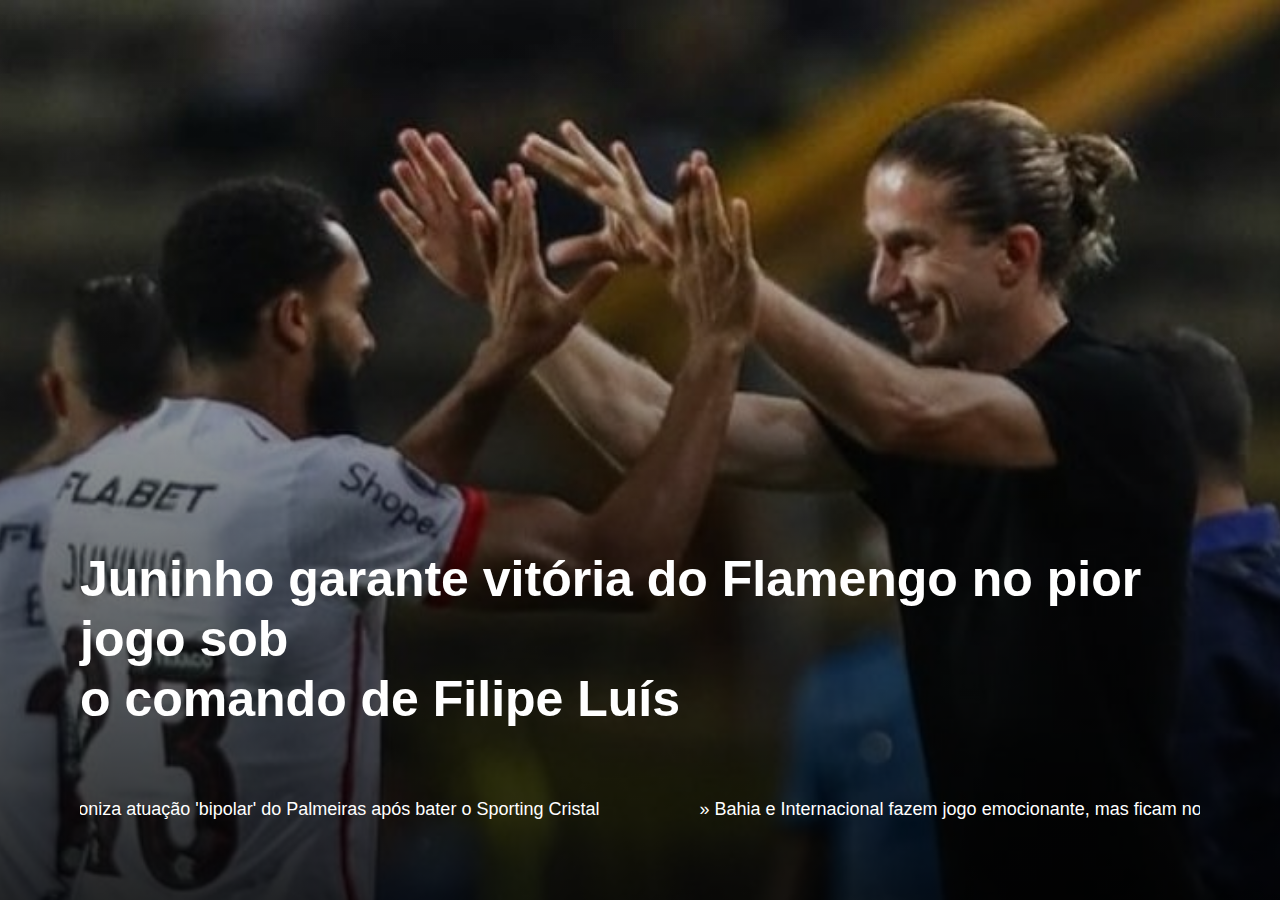
<file: index.html>
<!DOCTYPE html>
<html lang="pt-BR">
<head>
    <meta charset="UTF-8">
    <title>Notícia Flamengo</title>
    <style>
        * {
            margin: 0;
            padding: 0;
            box-sizing: border-box;
        }

        html, body {
            height: 100%;
            font-family: Arial, sans-serif;
        }

        body {
            background-color: #000;
        }

        .container {
            position: relative;
            width: 100%;
            height: 100vh;
            overflow: hidden;
        }

        .imagem-fundo {
            width: 100%;
            height: 100%;
            object-fit: cover;
            display: block;
        }

        .overlay {
            position: absolute;
            bottom: 0;
            left: 0;
            width: 100%;
            height: 100%;
            background: linear-gradient(to top, rgba(0, 0, 0, 0.85), transparent);
            display: flex;
            flex-direction: column;
            justify-content: flex-end;
            padding: 80px;
            color: white;
        }

        .titulo {
            font-size: 50px;
            font-weight: bold;
            margin-bottom: 50px;
            line-height: 1.2;
        }

        .titulo a {
            color: white;
            text-decoration: none;
        }

        .titulo a:hover {
            text-decoration: underline;
        }
        .sub-links {
    display: flex;
    justify-content: center; 
    align-items: center;
    gap: 100px; 
    font-size: 18px; 
    font-weight: 400;
    margin-top: 20px;
    white-space: nowrap; 
    overflow-x: auto; 
}

.sub-links span {
    white-space: nowrap; 
}







        
    </style>
</head>
<body>

    <div class="container">
        <img class="imagem-fundo" src="imagem1.jpg" alt="Juninho e Filipe Luís comemorando">
        <div class="overlay">
            <div class="titulo">
                <a href="segunda.html">
                    Juninho garante vitória do Flamengo no pior jogo sob<br>
                    o comando de Filipe Luís
                </a>
            </div>
            <div class="sub-links">
                <span>» Abel ironiza atuação 'bipolar' do Palmeiras após bater o Sporting Cristal</span>
                <span>» Bahia e Internacional fazem jogo emocionante, mas ficam no empate</span>
            </div>
        </div>
    </div>

</body>
</html>
</file>
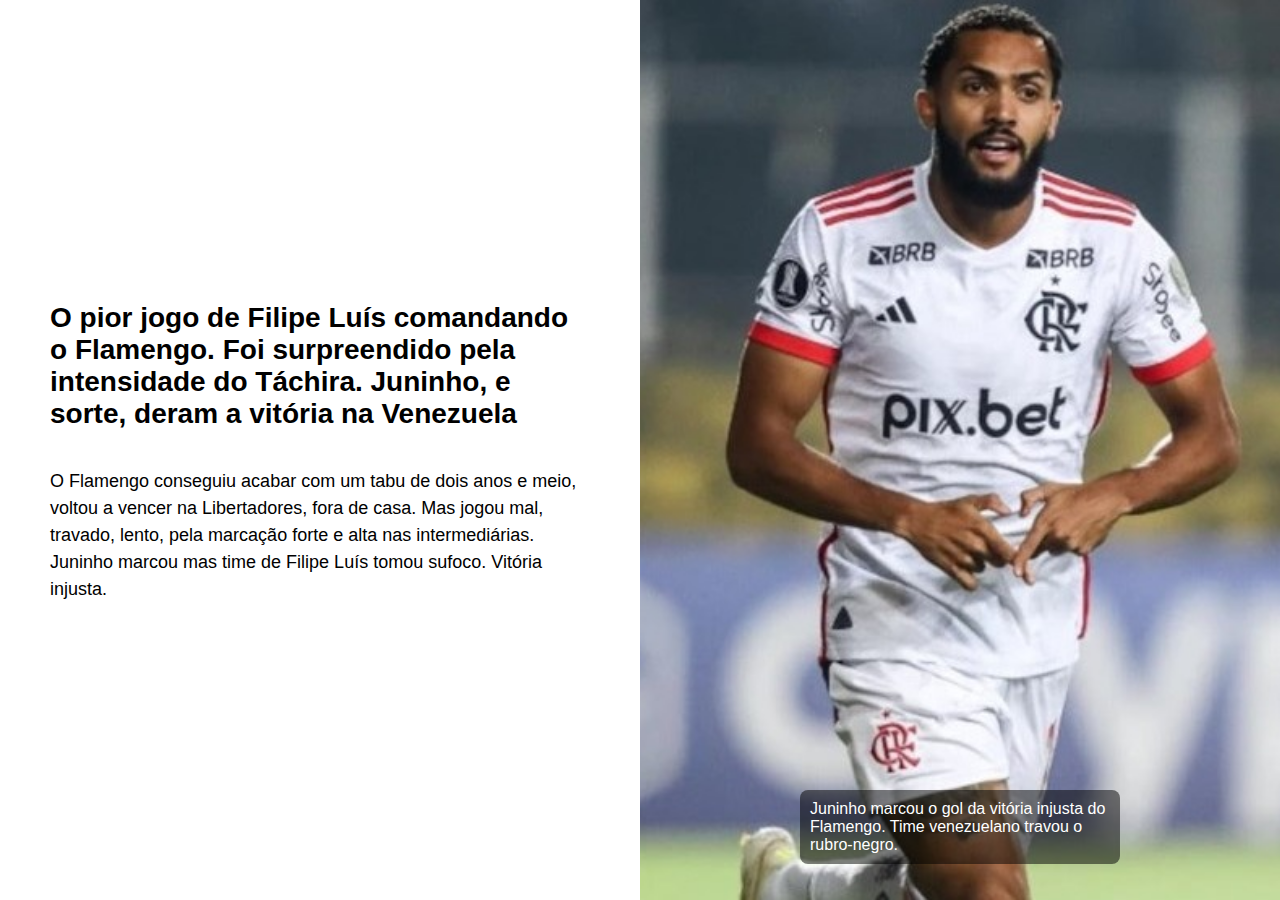
<file: segunda.html>
<!DOCTYPE html>
<html lang="pt-BR">
<head>
    <meta charset="UTF-8">
    <title>Segunda Página</title>
    <link rel="stylesheet" href="estilo.css">
</head>
<body>
    <div class="segunda-pagina">
        <div class="texto">
            <h2>O pior jogo de Filipe Luís comandando o Flamengo. Foi surpreendido pela intensidade do Táchira. Juninho, e sorte, deram a vitória na Venezuela</h2>
            <p>O Flamengo conseguiu acabar com um tabu de dois anos e meio, voltou a vencer na Libertadores, fora de casa. Mas jogou mal, travado, lento, pela marcação forte e alta nas intermediárias. Juninho marcou mas time de Filipe Luís tomou sufoco. Vitória injusta.</p>
        </div>
        <div class="imagem-com-frase">
            <img class="imagem-lateral" src="imagem2.jpg" alt="Imagem relacionada">
            <p class="frase-abaixo">Juninho marcou o gol da vitória injusta do Flamengo. Time venezuelano travou o rubro-negro.</p>
        </div>
    </div>
</body>
</html>
</file>
<file: estilo.css>
body {
    margin: 0;
    padding: 0;
    background-color: rgb(100, 35, 35);
    font-family: Arial, sans-serif;
}

.segunda-pagina {
    display: flex;
    height: 100vh; 
}

.texto {
    width: 50%; 
    display: flex;
    flex-direction: column;
    justify-content: center;
    padding: 50px;
    box-sizing: border-box;
    background-color: white;
}

.texto h2 {
    font-size: 28px;
    font-weight: bold;
    margin-bottom: 20px;
    color: black;
}

.texto p {
    font-size: 18px;
    line-height: 1.5;
    color: black;
}

.imagem-com-frase {
    width: 50%; 
    height: 100%;
    position: relative;
}

.imagem-lateral {
    width: 100%;
    height: 100%;
    object-fit: cover; 
    display: block;
}

.frase-abaixo {
    position: absolute;
    bottom: 20px;
    left: 50%;
    transform: translateX(-50%);
    font-size: 16px;
    color: white;
    background-color: rgba(0, 0, 0, 0.5);
    padding: 10px;
    border-radius: 8px;
}
</file>
